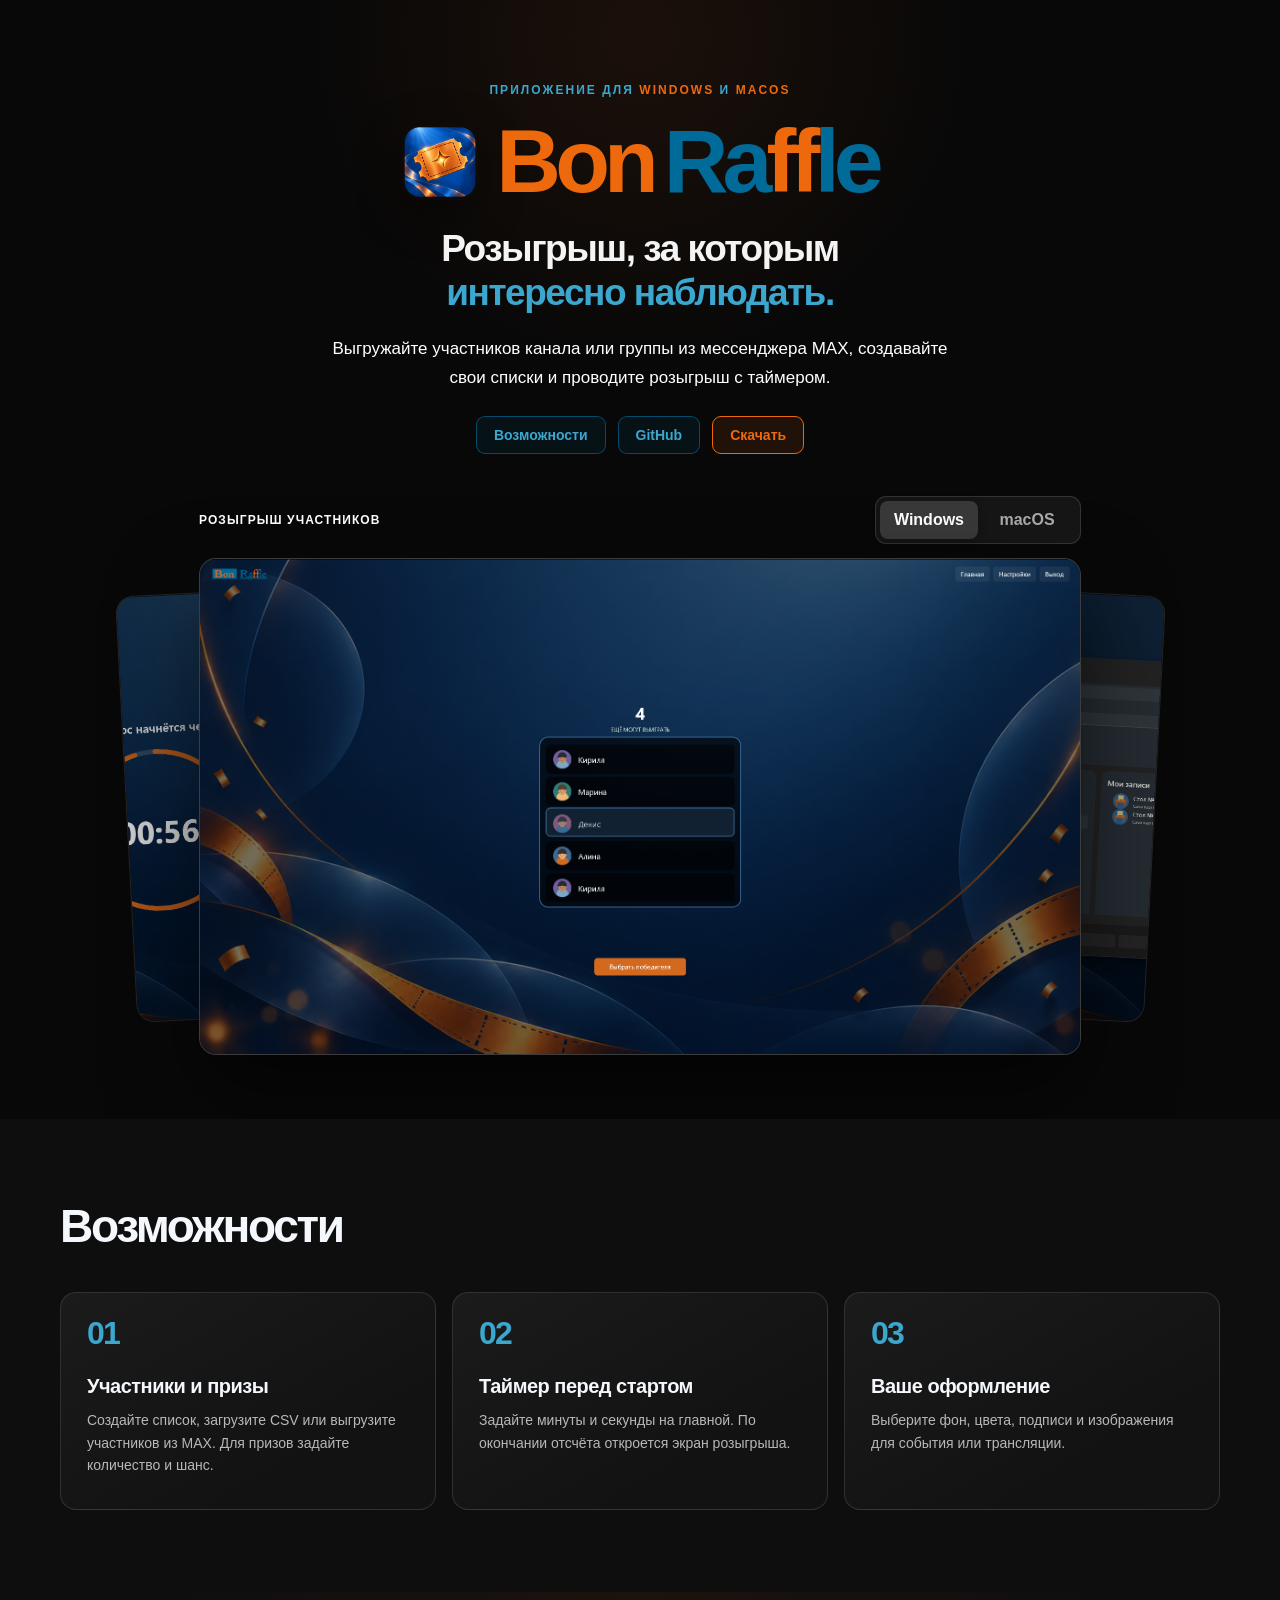
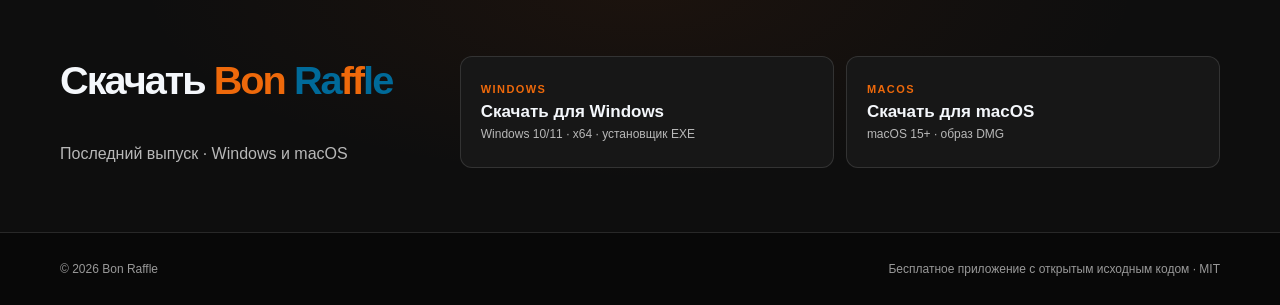
<file: docs/index.html>
<!doctype html> <html lang="ru"> <head> <meta charset="utf-8"> <meta name="viewport" content="width=device-width, initial-scale=1"> <meta name="theme-color" content="#080808"> <meta name="description" content="Bon Raffle — приложение для розыгрышей на Windows и macOS. Выгрузка участников каналов и групп из мессенджера MAX, свои списки, таймер и оформление."> <meta property="og:type" content="website"> <meta property="og:title" content="Bon Raffle — розыгрыши для сообществ MAX"> <meta property="og:description" content="Приложение для Windows и macOS: выгружайте участников из мессенджера MAX, настраивайте розыгрыш и выбирайте победителя."> <meta property="og:image" content="https://bonappetitabc.github.io/BonRaffle/screenshots/drum-participants-windows.png"> <link rel="canonical" href="https://bonappetitabc.github.io/BonRaffle/"> <link rel="icon" type="image/png" href="site/app-icon.png"> <link rel="stylesheet" href="site/style.css?v=5"> <title>Bon Raffle — розыгрыши для сообществ MAX на Windows и macOS</title> </head> <body> <a class="skip-link" href="#content">К содержимому</a> <main id="content"> <section class="hero" id="top" aria-labelledby="hero-title"> <div class="hero-glow" aria-hidden="true"></div> <div class="wrap hero-grid"> <div class="hero-copy"> <div class="eyebrow">Приложение для <span>Windows</span> и <span>macOS</span></div> <div class="hero-brandline"><img class="hero-icon" src="site/app-icon.png" width="76" height="76" alt=""><h1 id="hero-title"><span class="wordmark-bon">Bon</span><span class="wordmark-raffle">Ra<span class="wordmark-ff">ff</span>le</span></h1></div> <p class="hero-tagline">Розыгрыш, за которым<br><span>интересно наблюдать.</span></p> <p class="hero-lead">Выгружайте участников канала или группы из мессенджера MAX, создавайте свои списки и проводите розыгрыш с таймером.</p> <nav class="hero-nav" aria-label="Разделы страницы"><a href="#features">Возможности</a><a href="https://github.com/bonappetitabc/BonRaffle">GitHub</a><a class="nav-download" href="#download">Скачать</a></nav> </div> <div class="hero-showcase" id="preview"> <div class="showcase-header"> <div class="showcase-label" id="showcase-label">Розыгрыш участников</div> <div class="platform-tabs" role="group" aria-label="Платформа главного скриншота"> <button type="button" class="platform-tab is-active" data-platform="windows" aria-pressed="true">Windows</button> <button type="button" class="platform-tab" data-platform="macos" aria-pressed="false">macOS</button> </div> </div> <div class="showcase-stage"> <button type="button" class="showcase-peek showcase-peek-left" aria-label="Показать отсчёт перед розыгрышем"><img src="screenshots/countdown-windows.png" alt="" loading="lazy"></button> <button type="button" class="showcase-peek showcase-peek-right" aria-label="Показать список участников"><img src="screenshots/lists-participants-windows.png" alt="" loading="lazy"></button> <div class="app-window"> <img src="screenshots/drum-participants-windows.png" width="1919" height="1079" alt="Розыгрыш участников в Bon Raffle на Windows" fetchpriority="high"> </div> </div> <div class="showcase-mobile-controls"><button type="button" data-direction="previous">Назад</button><button type="button" data-direction="next">Далее</button></div> </div> </div> </section>  <section class="section intro-section" id="features" aria-labelledby="features-title"> <div class="wrap"> <div class="section-heading"><h2 id="features-title">Возможности</h2></div> <div class="feature-grid"> <article class="feature-card"><span class="feature-index" aria-hidden="true">01</span><h3>Участники и призы</h3><p>Создайте список, загрузите CSV или выгрузите участников из MAX. Для призов задайте количество и шанс.</p></article> <article class="feature-card"><span class="feature-index" aria-hidden="true">02</span><h3>Таймер перед стартом</h3><p>Задайте минуты и секунды на главной. По окончании отсчёта откроется экран розыгрыша.</p></article> <article class="feature-card"><span class="feature-index" aria-hidden="true">03</span><h3>Ваше оформление</h3><p>Выберите фон, цвета, подписи и изображения для события или трансляции.</p></article> </div> </div> </section>  <section class="section download-section" id="download" aria-labelledby="download-title"> <div class="wrap download-inner"> <h2 id="download-title">Скачать <span class="wordmark-bon">Bon</span> <span class="wordmark-raffle">Ra<span class="wordmark-ff">ff</span>le</span></h2> <p class="download-lead" aria-live="polite">Последний выпуск · Windows и macOS</p> <div class="download-grid"> <a class="download-card" data-download-platform="windows" href="https://github.com/bonappetitabc/BonRaffle/releases/latest"><span class="download-os">Windows</span><strong>Скачать для Windows</strong><small>Windows 10/11 · x64 · установщик EXE</small></a> <a class="download-card" data-download-platform="macos" href="https://github.com/bonappetitabc/BonRaffle/releases/latest"><span class="download-os">macOS</span><strong>Скачать для macOS</strong><small>macOS 15+ · образ DMG</small></a> </div> </div> </section> </main>  <footer class="site-footer"><div class="wrap footer-inner"><span>© 2026 Bon Raffle</span><span>Бесплатное приложение с открытым исходным кодом · MIT</span></div></footer> <script src="site/app.js?v=4" defer></script> </body> </html>
</file>
<file: docs/site/style.css>
:root { color-scheme: dark; --bg: #080808; --panel: #141414; --panel-light: #1b1b1b; --line: rgba(255, 255, 255, .13); --text: #f4f7fb; --muted: #b8b8b8; --orange: #f47a22; --orange-light: #ffad57; --brand-blue: #006a99; --brand-blue-light: #3ca7ce; font-family: Inter, -apple-system, BlinkMacSystemFont, "Segoe UI", sans-serif; font-synthesis: none; scroll-behavior: smooth; }  * { box-sizing: border-box; } body { margin: 0; background: var(--bg); color: var(--text); } button, a { -webkit-tap-highlight-color: transparent; } a { color: inherit; text-decoration: none; } button { font: inherit; } img { display: block; max-width: 100%; } ::selection { color: #fff; background: #a94e17; } :focus-visible { outline: 3px solid var(--orange-light); outline-offset: 4px; } .wrap { width: min(1160px, calc(100% - 48px)); margin-inline: auto; } .skip-link { position: absolute; top: -100px; left: 12px; z-index: 100; padding: 12px 16px; background: #fff; color: #111; } .skip-link:focus { top: 12px; }  .hero-brandline h1 { display: inline-flex; align-items: baseline; gap: .12em; font-weight: 800; } .wordmark-bon { color: #ee690b; } .wordmark-raffle { color: var(--brand-blue); } .wordmark-ff { color: #ee690b; } .hero { position: relative; overflow: hidden; background: #080808; } .hero-glow { position: absolute; top: -320px; left: calc(50% - 355px); width: 710px; height: 710px; border-radius: 50%; background: radial-gradient(circle, rgba(170,75,20,.12), transparent 68%); pointer-events: none; } .hero-grid { position: relative; z-index: 1; display: flex; flex-direction: column; align-items: center; gap: 42px; padding-block: 80px 64px; } .hero-copy { max-width: 760px; text-align: center; } .hero-brandline { display: flex; align-items: center; justify-content: center; gap: 18px; margin: 18px 0 20px; } .hero-icon { width: 76px; height: 76px; flex: none; border-radius: 19px; box-shadow: 0 14px 45px rgba(0,0,0,.4); } .eyebrow, .section-kicker { color: var(--orange-light); font-size: 12px; font-weight: 800; letter-spacing: .17em; text-transform: uppercase; } .eyebrow { display: inline-block; color: var(--brand-blue-light); } .eyebrow span { color: #ee690b; } h1, h2, h3, p { margin-top: 0; } h1 { margin: 0; font-size: clamp(58px, 6vw, 80px); line-height: 1.04; letter-spacing: -.065em; } .hero-brandline h1 { font-size: clamp(68px, 7vw, 96px); line-height: 1.02; letter-spacing: -.065em; } .hero-tagline { margin: 0 auto 20px; color: #f4f4f4; font-size: clamp(27px, 3vw, 37px); font-weight: 750; line-height: 1.18; letter-spacing: -.04em; } .hero-tagline span { color: var(--brand-blue-light); } .hero-lead { max-width: 630px; margin-inline: auto; color: #fff; font-size: 17px; line-height: 1.7; } .hero-nav { display: flex; justify-content: center; align-items: center; gap: 12px; margin-top: 24px; font-size: 14px; font-weight: 650; } .hero-nav a { padding: 10px 17px; border: 1px solid rgba(0,106,153,.65); border-radius: 9px; color: var(--brand-blue-light); background: rgba(0,106,153,.1); transition: border-color .2s, background .2s, color .2s; } .hero-nav a:hover { color: #fff; border-color: var(--brand-blue-light); background: rgba(0,106,153,.22); } .hero-nav .nav-download { color: #ee690b; border-color: #ee690b; background: rgba(238,105,11,.1); } .hero-nav .nav-download:hover { color: #fff; border-color: #ff9a53; background: rgba(238,105,11,.24); } .hero-showcase { width: min(100%, 1050px); min-width: 0; } .showcase-header { display: flex; width: 84%; margin: 0 auto 14px; justify-content: space-between; align-items: center; gap: 18px; } .showcase-label { color: #fff; font-size: 12px; font-weight: 700; letter-spacing: .09em; text-transform: uppercase; } .showcase-stage { position: relative; isolation: isolate; } .showcase-peek { position: absolute; z-index: 0; top: 7%; bottom: 7%; width: 12%; padding: 0; overflow: hidden; border: 1px solid rgba(255,255,255,.12); border-radius: 18px; background: #111; filter: brightness(.8); cursor: pointer; transition: filter .2s; } .showcase-peek:hover { filter: brightness(1); } .showcase-peek-left { left: 1%; transform: rotate(-3deg); } .showcase-peek-right { right: 1%; transform: rotate(3deg); } .showcase-peek img { width: 100%; height: 100%; object-fit: cover; object-position: center; } .showcase-peek-left img { object-position: 55% center; } .showcase-peek-right img { object-position: 45% center; } .app-window { position: relative; z-index: 1; display: grid; place-items: center; width: 84%; margin-inline: auto; overflow: hidden; aspect-ratio: 16 / 9; border: 1px solid rgba(255,255,255,.18); border-radius: 17px; background: #111; box-shadow: 0 38px 85px rgba(0,0,0,.55); } .app-window img { width: 100%; height: 100%; object-fit: cover; object-position: center top; } .showcase-mobile-controls { display: none; }  .section { padding-block: 82px; scroll-margin-top: 18px; } .intro-section { background: #0e0e0e; } .section-heading { display: flex; align-items: end; justify-content: space-between; gap: 36px; margin-bottom: 40px; } .section-kicker { margin-bottom: 16px; } h2 { margin-bottom: 0; font-size: clamp(34px, 3.6vw, 50px); line-height: 1.12; letter-spacing: -.05em; } .section-heading > p { max-width: 380px; margin-bottom: 4px; color: var(--muted); line-height: 1.7; } .feature-grid { display: grid; grid-template-columns: repeat(3, minmax(0, 1fr)); gap: 16px; } .feature-card { min-height: 218px; padding: 24px 26px; border: 1px solid rgba(255,255,255,.12); border-radius: 16px; background: linear-gradient(150deg, #1b1b1b, #121212 72%); transition: border-color .2s; } .feature-card:hover { border-color: rgba(244,122,34,.5); } .feature-index { display: inline-block; margin-bottom: 26px; color: var(--brand-blue-light); font-size: 32px; font-weight: 800; line-height: 1; letter-spacing: -.06em; } .feature-card h3 { margin: 0 0 11px; font-size: 20px; letter-spacing: -.025em; } .feature-card p { margin-bottom: 0; color: var(--muted); font-size: 14px; line-height: 1.6; }  .platform-tabs { display: inline-flex; padding: 4px; border: 1px solid var(--line); border-radius: 11px; background: #161616; } .platform-tab { min-width: 98px; padding: 10px 14px; border: 0; border-radius: 8px; background: transparent; color: #aaa; font-weight: 700; cursor: pointer; } .platform-tab:hover { color: #fff; } .platform-tab.is-active { color: #fff; background: #393939; box-shadow: 0 3px 10px rgba(0,0,0,.2); }  .download-section { position: relative; overflow: hidden; padding-block: 64px; background: radial-gradient(ellipse at 50% 0%, rgba(148,61,12,.1), transparent 55%), #0e0e0e; } .download-inner { position: relative; z-index: 1; display: grid; grid-template-columns: minmax(0, .8fr) minmax(0, 1.7fr); align-items: center; gap: 42px; } .download-inner h2 { font-size: clamp(31px, 3.1vw, 43px); } .download-lead { grid-column: 1; margin: -8px 0 0; color: var(--muted); line-height: 1.6; } .download-grid { grid-column: 2; grid-row: 1 / span 2; display: grid; grid-template-columns: repeat(2, minmax(0, 1fr)); gap: 12px; text-align: left; } .download-card { position: relative; display: flex; flex-direction: column; justify-content: center; min-height: 112px; padding: 17px 20px; border: 1px solid rgba(255,255,255,.12); border-radius: 12px; background: #171717; transition: border-color .2s, background .2s; } .download-card:hover { border-color: rgba(244,122,34,.5); background: #202020; } .download-os { margin-bottom: 7px; color: #ee690b; font-size: 11px; font-weight: 800; letter-spacing: .13em; text-transform: uppercase; } .download-card strong { margin-bottom: 5px; font-size: 17px; } .download-card small { color: var(--muted); font-size: 12px; } .site-footer { border-top: 1px solid var(--line); background: #080808; } .footer-inner { min-height: 72px; display: flex; justify-content: space-between; align-items: center; gap: 20px; color: #999; font-size: 12px; }  @media (max-width: 960px) { .hero-grid { gap: 38px; padding-block: 70px 58px; } .hero-copy { max-width: 690px; } .feature-grid { gap: 12px; } .feature-card { padding: 20px; } .download-inner { display: block; text-align: center; } .download-lead { margin: 10px auto 24px; } .download-grid { max-width: 770px; margin-inline: auto; } }  @media (max-width: 760px) { .feature-grid { grid-template-columns: 1fr; gap: 32px; } }  @media (max-width: 640px) { .wrap { width: min(100% - 30px, 1160px); } .hero-nav { gap: 7px; font-size: 12px; } .hero-nav a { padding: 9px 11px; } .hero-grid { gap: 24px; padding-block: 48px 20px; } .hero-brandline { gap: 11px; } .hero-icon { width: 55px; height: 55px; border-radius: 14px; } .hero-brandline h1 { font-size: clamp(44px, 11vw, 64px); } .hero-lead { font-size: 15px; } .showcase-header, .app-window { width: 100%; } .showcase-peek { display: none; } .showcase-mobile-controls { display: flex; justify-content: center; gap: 10px; margin-top: 14px; } .showcase-mobile-controls button { min-width: 110px; padding: 9px 14px; border: 1px solid var(--line); border-radius: 8px; color: #fff; background: #1b1b1b; font-weight: 650; cursor: pointer; } .showcase-header { flex-direction: column; align-items: flex-start; gap: 14px; } .section { padding-block: 48px; } .section-heading { display: block; margin-bottom: 26px; } .section-heading > p { margin-top: 15px; } .feature-grid, .download-grid { grid-template-columns: 1fr; } .feature-grid { gap: 32px; } .feature-card { min-height: 0; } .footer-inner { padding-block: 25px; flex-wrap: wrap; justify-content: center; text-align: center; } }  @media (prefers-reduced-motion: reduce) { :root { scroll-behavior: auto; } .download-card, .feature-card, .showcase-peek { transition: none; } }
</file>
